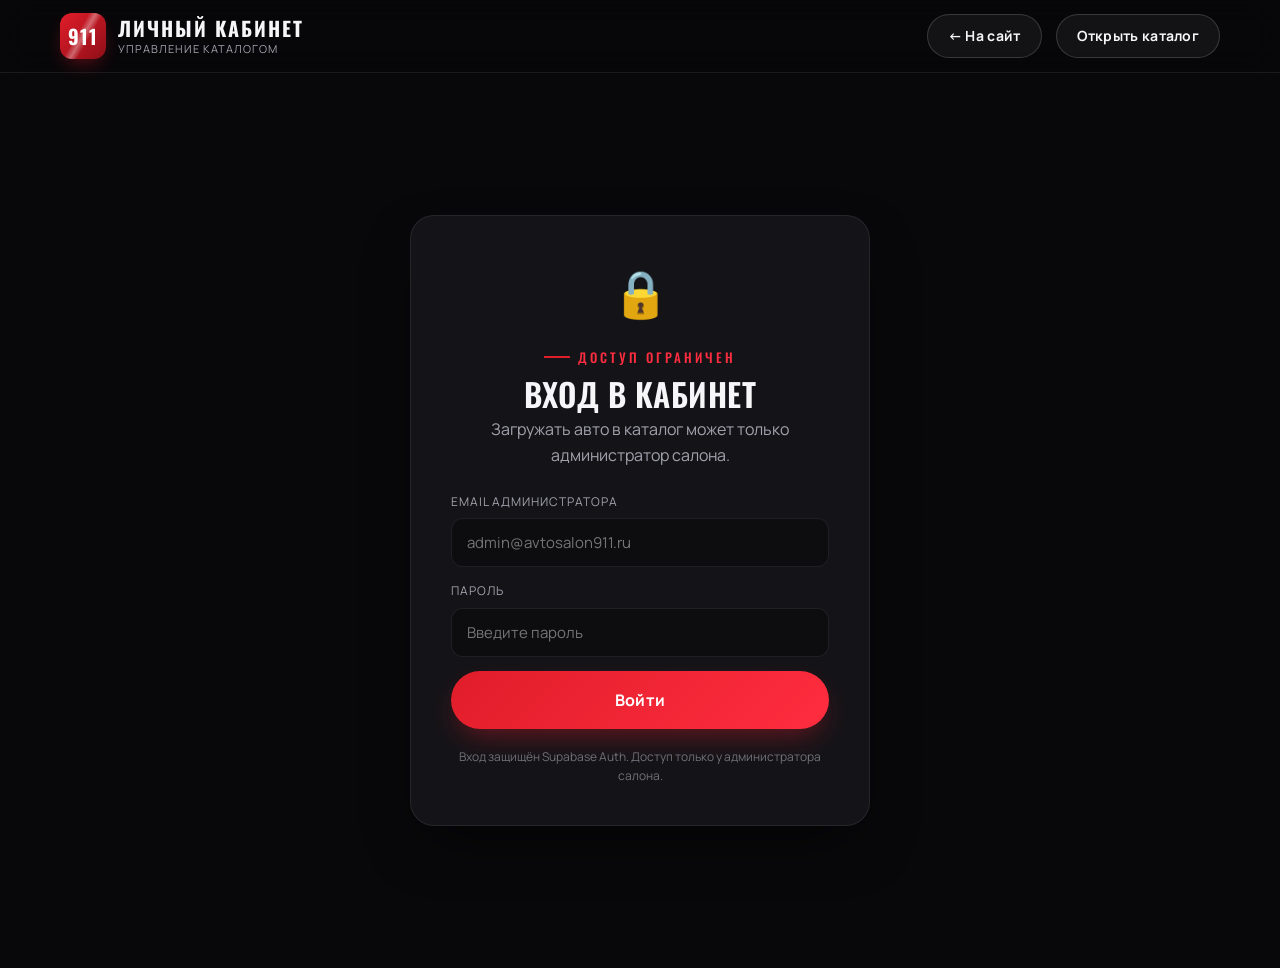
<file: admin.html>
<!DOCTYPE html>
<html lang="ru">
<head>
  <meta charset="UTF-8" />
  <meta name="viewport" content="width=device-width, initial-scale=1.0" />
  <title>Личный кабинет — Автосалон 911</title>
  <meta name="robots" content="noindex, nofollow" />
  <link rel="preconnect" href="https://fonts.googleapis.com" />
  <link rel="preconnect" href="https://fonts.gstatic.com" crossorigin />
  <link href="https://fonts.googleapis.com/css2?family=Oswald:wght@400;500;600;700&family=Manrope:wght@400;500;600;700;800&display=swap" rel="stylesheet" />
  <link rel="stylesheet" href="assets/css/styles.css?v=2" />
  <link rel="stylesheet" href="assets/css/admin.css?v=2" />
  <link rel="icon" href="data:image/svg+xml,%3Csvg xmlns='http://www.w3.org/2000/svg' viewBox='0 0 100 100'%3E%3Crect width='100' height='100' rx='22' fill='%23e11d2a'/%3E%3Ctext x='50' y='68' font-family='Arial' font-weight='bold' font-size='46' fill='white' text-anchor='middle'%3E911%3C/text%3E%3C/svg%3E" />
</head>
<body>
  <header class="header">
    <div class="container header__inner">
      <a href="index.html" class="logo">
        <span class="logo__badge">911</span>
        <span class="logo__text"><b>Личный кабинет</b><span>Управление каталогом</span></span>
      </a>
      <div class="header__cta">
        <a href="index.html" class="btn btn--ghost">← На сайт</a>
        <a href="catalog.html" class="btn btn--ghost" target="_blank">Открыть каталог</a>
        <button class="btn btn--primary" id="logoutBtn" style="display:none">Выйти</button>
      </div>
    </div>
  </header>

  <!-- ЭКРАН ВХОДА -->
  <section class="section" id="loginScreen">
    <div class="container">
      <div class="login-card">
        <div class="login-card__lock">🔒</div>
        <span class="eyebrow">Доступ ограничен</span>
        <h2 style="font-size:32px;text-transform:uppercase;margin:10px 0 6px">Вход в кабинет</h2>
        <p style="color:var(--muted);margin-bottom:24px">Загружать авто в каталог может только администратор салона.</p>
        <form id="loginForm">
          <div class="field" id="emailField"><label>Email администратора</label><input type="email" id="emailInput" placeholder="admin@avtosalon911.ru" autocomplete="username" /></div>
          <div class="field"><label>Пароль</label><input type="password" id="passInput" placeholder="Введите пароль" autocomplete="current-password" required /></div>
          <button type="submit" class="btn btn--primary btn--block btn--lg">Войти</button>
        </form>
        <p class="login-hint" id="loginHint">Демо‑доступ. Настройте Supabase — и вход станет защищённым (логин/пароль на сервере).</p>
      </div>
    </div>
  </section>

  <!-- ПАНЕЛЬ УПРАВЛЕНИЯ -->
  <section class="section" id="adminScreen" style="display:none">
    <div class="container">
      <div class="admin-topbar">
        <div>
          <span class="eyebrow">Каталог</span>
          <h2 style="font-size:30px;text-transform:uppercase;margin-top:8px">Управление авто</h2>
        </div>
        <div class="admin-topbar__actions">
          <button class="btn btn--primary" id="addBtn">+ Добавить авто</button>
          <button class="btn btn--ghost" id="settingsBtn">⚙ Настройки</button>
        </div>
      </div>

      <div class="admin-stats" id="adminStats"></div>
      <div class="admin-list" id="adminList"></div>
    </div>
  </section>

  <!-- МОДАЛКА: форма авто -->
  <div class="modal" id="carModal">
    <div class="modal__box">
      <div class="modal__head">
        <h3 id="modalTitle">Добавить авто</h3>
        <button class="modal__close" data-close>×</button>
      </div>
      <form id="carForm" class="modal__body">
        <input type="hidden" id="carId" />
        <div class="field-row">
          <div class="field"><label>Марка *</label><input type="text" id="brand" placeholder="Kia" required /></div>
          <div class="field"><label>Модель *</label><input type="text" id="model" placeholder="Rio" required /></div>
        </div>
        <div class="field-row">
          <div class="field"><label>Год</label><input type="number" id="year" placeholder="2015" min="1950" max="2030" /></div>
          <div class="field"><label>Цена, ₽ *</label><input type="number" id="price" placeholder="749000" required /></div>
        </div>
        <div class="field-row">
          <div class="field"><label>Пробег, км</label><input type="number" id="mileage" placeholder="120000" /></div>
          <div class="field"><label>Двигатель</label><input type="text" id="engine" placeholder="1.6 (123 л.с.)" /></div>
        </div>
        <div class="field-row">
          <div class="field"><label>Коробка</label>
            <select id="transmission"><option value="">—</option><option>Автомат</option><option>Механика</option><option>Робот</option><option>Вариатор</option></select>
          </div>
          <div class="field"><label>Привод</label>
            <select id="drive"><option value="">—</option><option>Передний</option><option>Задний</option><option>Полный</option></select>
          </div>
        </div>
        <div class="field-row">
          <div class="field"><label>Кузов</label>
            <select id="body"><option value="">—</option><option>Седан</option><option>Хэтчбек</option><option>Внедорожник</option><option>Кроссовер</option><option>Универсал</option><option>Купе</option><option>Минивэн</option></select>
          </div>
          <div class="field"><label>Цвет</label><input type="text" id="color" placeholder="Чёрный" /></div>
        </div>
        <div class="field"><label>Описание</label><textarea id="description" rows="3" placeholder="Состояние, комплектация, история…"></textarea></div>

        <div class="field">
          <label>Фотографии (можно несколько)</label>
          <div class="uploader" id="dropZone">
            <input type="file" id="photos" accept="image/*" multiple hidden />
            <div class="uploader__hint">📷 Нажмите или перетащите фото сюда<br><small>JPG/PNG · сжимаются автоматически</small></div>
          </div>
          <div class="thumbs" id="thumbs"></div>
        </div>

        <div class="switch-row">
          <label class="switch"><input type="checkbox" id="featured" /><span></span> Хит продаж (значок 🔥)</label>
          <label class="switch"><input type="checkbox" id="sold" /><span></span> Продано</label>
        </div>

        <div class="modal__foot">
          <button type="button" class="btn btn--ghost" data-close>Отмена</button>
          <button type="submit" class="btn btn--primary">Сохранить авто</button>
        </div>
      </form>
    </div>
  </div>

  <!-- МОДАЛКА: настройки -->
  <div class="modal" id="settingsModal">
    <div class="modal__box">
      <div class="modal__head">
        <h3>Настройки</h3>
        <button class="modal__close" data-close>×</button>
      </div>
      <div class="modal__body">
        <form id="passForm">
          <div class="field"><label>Новый пароль администратора</label><input type="password" id="newPass" placeholder="Минимум 4 символа" minlength="4" required /></div>
          <button type="submit" class="btn btn--primary">Сменить пароль</button>
        </form>
        <hr style="border:0;border-top:1px solid var(--border);margin:24px 0" />
        <p style="color:var(--muted);font-size:14px;margin-bottom:14px">Сброс вернёт каталог к примерам и удалит добавленные авто на этом устройстве.</p>
        <button class="btn btn--ghost" id="resetBtn" style="border-color:var(--accent);color:var(--accent-2)">Сбросить каталог к примерам</button>
      </div>
    </div>
  </div>

  <div class="toast-wrap" id="toastWrap"></div>
  <script src="assets/js/vendor/supabase.min.js?v=2"></script>
  <script src="assets/js/config.js?v=2"></script>
  <script src="assets/js/store.js?v=2"></script>
  <script src="assets/js/admin.js?v=2"></script>
</body>
</html>
</file>
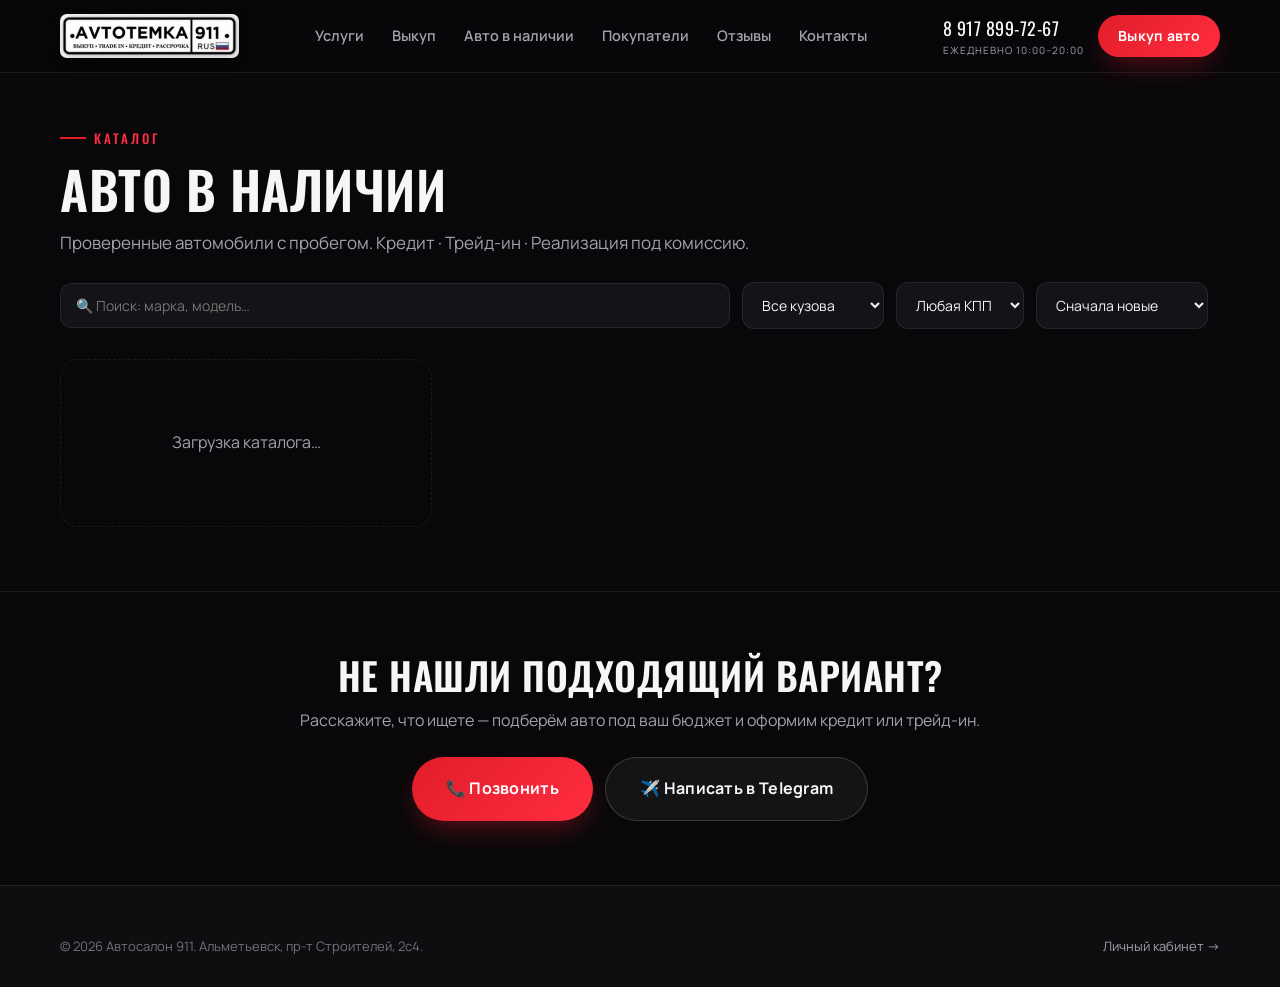
<file: catalog.html>
<!DOCTYPE html>
<html lang="ru">
<head>
  <meta charset="UTF-8" />
  <meta name="viewport" content="width=device-width, initial-scale=1.0" />
  <title>Авто в наличии — Автосалон 911, Альметьевск</title>
  <meta name="description" content="Каталог автомобилей с пробегом в наличии — Автосалон 911, Альметьевск. Фильтры по цене, году, коробке передач. Кредит, трейд-ин, выкуп." />
  <link rel="preconnect" href="https://fonts.googleapis.com" />
  <link rel="preconnect" href="https://fonts.gstatic.com" crossorigin />
  <link href="https://fonts.googleapis.com/css2?family=Oswald:wght@400;500;600;700&family=Manrope:wght@400;500;600;700;800&display=swap" rel="stylesheet" />
  <link rel="stylesheet" href="assets/css/styles.css?v=2" />
  <link rel="icon" href="data:image/svg+xml,%3Csvg xmlns='http://www.w3.org/2000/svg' viewBox='0 0 100 100'%3E%3Crect width='100' height='100' rx='22' fill='%23e11d2a'/%3E%3Ctext x='50' y='68' font-family='Arial' font-weight='bold' font-size='46' fill='white' text-anchor='middle'%3E911%3C/text%3E%3C/svg%3E" />
</head>
<body>
  <header class="header">
    <div class="container header__inner">
      <a href="index.html" class="logo" aria-label="Автосалон 911 — Автотемка 911">
        <img src="assets/img/logo.jpg" alt="Автосалон 911 — Автотемка 911: выкуп, trade in, кредит, рассрочка" class="logo__img" />
      </a>
      <nav class="nav">
        <a href="index.html#services">Услуги</a>
        <a href="index.html#buyout">Выкуп</a>
        <a href="catalog.html">Авто в наличии</a>
        <a href="index.html#happy">Покупатели</a>
        <a href="index.html#reviews">Отзывы</a>
        <a href="index.html#contacts">Контакты</a>
      </nav>
      <div class="header__cta">
        <a href="tel:+79178997267" class="header__phone">8 917 899‑72‑67<small>Ежедневно 10:00–20:00</small></a>
        <a href="tel:+79178997267" class="header__call" aria-label="Позвонить"><svg viewBox="0 0 24 24" fill="none" stroke="currentColor" stroke-width="2"><path d="M22 16.9v3a2 2 0 01-2.2 2 19.8 19.8 0 01-8.6-3 19.5 19.5 0 01-6-6 19.8 19.8 0 01-3-8.6A2 2 0 014.1 2h3a2 2 0 012 1.7c.1 1 .4 1.9.7 2.8a2 2 0 01-.5 2.1L8.1 9.9a16 16 0 006 6l1.3-1.3a2 2 0 012.1-.5c.9.3 1.8.6 2.8.7a2 2 0 011.7 2z"/></svg></a>
        <a href="index.html#buyout" class="btn btn--primary">Выкуп авто</a>
        <button class="burger" id="burger" aria-label="Меню"><span></span><span></span><span></span></button>
      </div>
    </div>
  </header>
  <div class="mobile-menu" id="mobileMenu">
    <a href="index.html#services">Услуги</a>
    <a href="index.html#buyout">Выкуп авто</a>
    <a href="catalog.html">Авто в наличии</a>
    <a href="index.html#happy">Счастливые покупатели</a>
    <a href="index.html#reviews">Отзывы</a>
    <a href="index.html#contacts">Контакты</a>
    <a href="tel:+79178997267">📞 8 917 899‑72‑67</a>
  </div>

  <section class="section section--tight" style="padding-top:48px">
    <div class="container">
      <div class="section-head" style="margin-bottom:26px">
        <span class="eyebrow">Каталог</span>
        <h2>Авто в наличии</h2>
        <p>Проверенные автомобили с пробегом. Кредит · Трейд‑ин · Реализация под комиссию.</p>
      </div>

      <div class="catalog-toolbar">
        <input type="search" id="search" placeholder="🔍 Поиск: марка, модель…" />
        <select id="filterBody">
          <option value="">Все кузова</option>
          <option>Седан</option><option>Хэтчбек</option><option>Внедорожник</option>
          <option>Кроссовер</option><option>Универсал</option><option>Купе</option><option>Минивэн</option>
        </select>
        <select id="filterTrans">
          <option value="">Любая КПП</option>
          <option>Автомат</option><option>Механика</option><option>Робот</option><option>Вариатор</option>
        </select>
        <select id="sort">
          <option value="new">Сначала новые</option>
          <option value="cheap">Сначала дешевле</option>
          <option value="expensive">Сначала дороже</option>
          <option value="year">По году (новее)</option>
        </select>
        <span class="catalog-count" id="count"></span>
      </div>

      <div class="cars-grid" id="grid"></div>
      <div class="empty-state" id="empty" style="display:none">По вашему запросу авто не найдено. Позвоните — подберём под ваш бюджет: <a href="tel:+79178997267" class="text-accent"><b>8 917 899‑72‑67</b></a></div>
    </div>
  </section>

  <section class="section--tight" style="border-top:1px solid var(--border)">
    <div class="container" style="text-align:center">
      <h2 class="h" style="font-size:clamp(24px,4vw,38px);text-transform:uppercase;margin-bottom:12px">Не нашли подходящий вариант?</h2>
      <p style="color:var(--muted);margin-bottom:24px">Расскажите, что ищете — подберём авто под ваш бюджет и оформим кредит или трейд‑ин.</p>
      <div style="display:flex;gap:12px;justify-content:center;flex-wrap:wrap">
        <a href="tel:+79178997267" class="btn btn--primary btn--lg">📞 Позвонить</a>
        <a href="https://t.me/Vandr_AM" target="_blank" rel="noopener" class="btn btn--ghost btn--lg">✈️ Написать в Telegram</a>
      </div>
    </div>
  </section>

  <footer class="footer">
    <div class="container">
      <div class="footer__bottom" style="border:0;padding-top:0">
        <span>© <span id="year"></span> Автосалон 911. Альметьевск, пр‑т Строителей, 2с4.</span>
        <a href="admin.html">Личный кабинет →</a>
      </div>
    </div>
  </footer>

  <div class="toast-wrap" id="toastWrap"></div>
  <script src="assets/js/vendor/supabase.min.js?v=2"></script>
  <script src="assets/js/config.js?v=2"></script>
  <script src="assets/js/store.js?v=2"></script>
  <script src="assets/js/catalog.js?v=2"></script>
</body>
</html>
</file>
<file: assets/css/styles.css>
/* ==========================================================================
   Автосалон 911 — стили (тёмный премиум / спорт)
   ========================================================================== */

:root {
  --bg: #08080a;
  --bg-2: #0e0e11;
  --surface: #141418;
  --surface-2: #1b1b21;
  --border: rgba(255, 255, 255, .08);
  --border-strong: rgba(255, 255, 255, .16);
  --text: #f6f6f8;
  --muted: #a2a2ad;
  --muted-2: #71717a;
  --accent: #e11d2a;
  --accent-2: #ff2d3f;
  --accent-glow: rgba(225, 29, 42, .45);
  --gold: #e5c15a;
  --radius: 18px;
  --radius-sm: 12px;
  --shadow: 0 24px 60px -20px rgba(0, 0, 0, .7);
  --maxw: 1200px;
  --font-head: 'Oswald', 'Arial Narrow', sans-serif;
  --font-body: 'Manrope', -apple-system, 'Segoe UI', Roboto, sans-serif;
}

* { box-sizing: border-box; margin: 0; padding: 0; }
html { scroll-behavior: smooth; -webkit-text-size-adjust: 100%; }
body {
  font-family: var(--font-body);
  background: var(--bg);
  color: var(--text);
  line-height: 1.6;
  overflow-x: hidden;
  -webkit-font-smoothing: antialiased;
}
img { max-width: 100%; display: block; }
a { color: inherit; text-decoration: none; }
button { font-family: inherit; cursor: pointer; border: none; background: none; color: inherit; }
input, textarea, select { font-family: inherit; }

.container { width: 100%; max-width: var(--maxw); margin: 0 auto; padding: 0 20px; }
.section { padding: clamp(56px, 8vw, 110px) 0; position: relative; }
.section--tight { padding: clamp(40px, 5vw, 70px) 0; }

/* ---- Типографика ---- */
h1, h2, h3, .h { font-family: var(--font-head); font-weight: 600; line-height: 1.05; letter-spacing: .5px; }
.eyebrow {
  display: inline-flex; align-items: center; gap: 8px;
  font-family: var(--font-head); text-transform: uppercase; letter-spacing: 3px;
  font-size: 13px; font-weight: 500; color: var(--accent-2);
}
.eyebrow::before { content: ''; width: 26px; height: 2px; background: var(--accent); display: inline-block; }
.section-head { max-width: 720px; margin-bottom: clamp(30px, 5vw, 56px); }
.section-head h2 { font-size: clamp(30px, 5vw, 52px); text-transform: uppercase; margin: 14px 0 12px; }
.section-head p { color: var(--muted); font-size: 17px; }
.text-accent { color: var(--accent-2); }
.text-gold { color: var(--gold); }

/* ---- Кнопки ---- */
.btn {
  display: inline-flex; align-items: center; justify-content: center; gap: 10px;
  padding: 15px 28px; border-radius: 999px; font-weight: 700; font-size: 15px;
  letter-spacing: .3px; transition: transform .18s ease, box-shadow .25s ease, background .2s ease;
  white-space: nowrap;
}
.btn:active { transform: translateY(1px) scale(.99); }
.btn--primary {
  background: linear-gradient(135deg, var(--accent), var(--accent-2));
  color: #fff; box-shadow: 0 12px 30px -8px var(--accent-glow);
}
.btn--primary:hover { box-shadow: 0 16px 40px -6px var(--accent-glow); transform: translateY(-2px); }
.btn--ghost { background: rgba(255, 255, 255, .05); color: var(--text); border: 1px solid var(--border-strong); }
.btn--ghost:hover { background: rgba(255, 255, 255, .1); transform: translateY(-2px); }
.btn--gold { background: linear-gradient(135deg, #e5c15a, #c99a2e); color: #1a1405; box-shadow: 0 12px 30px -10px rgba(229, 193, 90, .5); }
.btn--gold:hover { transform: translateY(-2px); }
.btn--block { width: 100%; }
.btn--lg { padding: 18px 34px; font-size: 16px; }

/* ---- Хедер ---- */
.header {
  position: sticky; top: 0; z-index: 100;
  backdrop-filter: blur(14px); -webkit-backdrop-filter: blur(14px);
  background: rgba(8, 8, 10, .72);
  border-bottom: 1px solid var(--border);
  transition: background .3s ease;
}
.header__inner { display: flex; align-items: center; justify-content: space-between; height: 72px; gap: 20px; }
.logo { display: flex; align-items: center; gap: 12px; font-family: var(--font-head); }
.logo__img { height: 44px; width: auto; display: block; border-radius: 7px; box-shadow: 0 2px 12px rgba(0, 0, 0, .4); }
.logo__badge {
  width: 46px; height: 46px; border-radius: 12px; display: grid; place-items: center;
  background: linear-gradient(135deg, var(--accent), #8f0f18);
  font-weight: 700; font-size: 20px; color: #fff; letter-spacing: 1px;
  box-shadow: 0 8px 20px -6px var(--accent-glow); position: relative; overflow: hidden;
}
.logo__badge::after { content: ''; position: absolute; inset: 0; background: linear-gradient(120deg, transparent 40%, rgba(255,255,255,.35) 50%, transparent 60%); }
.logo__text { line-height: 1; }
.logo__text b { display: block; font-size: 20px; letter-spacing: 2px; text-transform: uppercase; }
.logo__text span { font-size: 11px; color: var(--muted); letter-spacing: 1px; text-transform: uppercase; font-family: var(--font-body); }

.nav { display: flex; align-items: center; gap: 28px; }
.nav a { font-size: 14.5px; color: var(--muted); font-weight: 600; transition: color .2s; position: relative; }
.nav a:hover { color: var(--text); }
.nav a::after { content: ''; position: absolute; left: 0; bottom: -6px; height: 2px; width: 0; background: var(--accent); transition: width .25s; }
.nav a:hover::after { width: 100%; }
.header__cta { display: flex; align-items: center; gap: 14px; }
.header__cta .btn { padding: 10px 20px; font-size: 14px; }   /* компактнее — вровень с шапкой */
.header__phone { font-family: var(--font-head); font-size: 18px; letter-spacing: .5px; white-space: nowrap; }
.header__phone small { display: block; font-family: var(--font-body); font-size: 10px; color: var(--muted); letter-spacing: 1px; text-transform: uppercase; }
.header__call { display: none; width: 44px; height: 44px; border-radius: 50%; align-items: center; justify-content: center; background: linear-gradient(135deg, var(--accent), var(--accent-2)); box-shadow: 0 8px 20px -6px var(--accent-glow); flex: none; }
.header__call svg { width: 20px; height: 20px; color: #fff; }

.burger { display: none; width: 44px; height: 44px; border-radius: 10px; border: 1px solid var(--border); flex-direction: column; gap: 5px; align-items: center; justify-content: center; }
.burger span { width: 20px; height: 2px; background: var(--text); transition: .3s; }
.burger.active span:nth-child(1) { transform: translateY(7px) rotate(45deg); }
.burger.active span:nth-child(2) { opacity: 0; }
.burger.active span:nth-child(3) { transform: translateY(-7px) rotate(-45deg); }

/* ---- Мобильное меню ---- */
.mobile-menu {
  position: fixed; inset: 72px 0 auto 0; z-index: 99;
  background: rgba(10, 10, 12, .98); backdrop-filter: blur(16px);
  border-bottom: 1px solid var(--border); padding: 20px; transform: translateY(-120%);
  transition: transform .35s cubic-bezier(.4, 0, .2, 1); display: flex; flex-direction: column; gap: 4px;
}
.mobile-menu.open { transform: translateY(0); }
.mobile-menu a { padding: 14px 12px; border-radius: 10px; font-weight: 600; color: var(--muted); font-size: 16px; }
.mobile-menu a:hover { background: rgba(255,255,255,.05); color: var(--text); }

/* ---- Hero ---- */
.hero { position: relative; padding: clamp(60px, 12vw, 130px) 0 clamp(50px, 8vw, 90px); overflow: hidden; }
.hero__bg { position: absolute; inset: 0; z-index: -2; }
.hero__bg::before {
  content: ''; position: absolute; width: 900px; height: 900px; top: -300px; right: -250px;
  background: radial-gradient(circle, var(--accent-glow), transparent 62%); filter: blur(20px); opacity: .55;
}
.hero__bg::after {
  content: ''; position: absolute; width: 700px; height: 700px; bottom: -350px; left: -200px;
  background: radial-gradient(circle, rgba(60, 80, 200, .25), transparent 65%); filter: blur(20px);
}
.hero__grid {
  position: absolute; inset: 0; z-index: -1; opacity: .4;
  background-image: linear-gradient(var(--border) 1px, transparent 1px), linear-gradient(90deg, var(--border) 1px, transparent 1px);
  background-size: 60px 60px; mask-image: radial-gradient(ellipse 80% 60% at 50% 0%, #000 30%, transparent 75%);
  -webkit-mask-image: radial-gradient(ellipse 80% 60% at 50% 0%, #000 30%, transparent 75%);
}
.hero__inner { max-width: 860px; position: relative; }

/* --- Анимация фона: поток авто (тема «выкуп авто») --- */
.hero__cars { position: absolute; inset: 0; z-index: -1; overflow: hidden; pointer-events: none; }
.drive-car { position: absolute; display: block; will-change: transform; animation: drive linear infinite; }
.drive-car svg { width: 100%; height: auto; display: block; }
.drive-car--1 { top: 16%; width: 150px; color: rgba(255, 255, 255, .07); animation-duration: 26s; animation-delay: -4s; }
.drive-car--2 { top: 42%; width: 200px; color: rgba(225, 29, 42, .12); animation-duration: 34s; animation-delay: -18s; }
.drive-car--3 { top: 68%; width: 120px; color: rgba(255, 255, 255, .05); animation-duration: 20s; animation-delay: -10s; }
.drive-car--4 { top: 84%; width: 168px; color: rgba(255, 255, 255, .06); animation-duration: 40s; animation-delay: -30s; }
@keyframes drive {
  from { transform: translateX(-220px); }
  to { transform: translateX(calc(100vw + 60px)); }
}
/* Движущаяся «дорожная разметка» внизу hero */
.hero__road {
  position: absolute; left: 0; right: 0; bottom: 0; height: 3px; z-index: -1; pointer-events: none;
  background: repeating-linear-gradient(90deg, rgba(255, 255, 255, .18) 0 26px, transparent 26px 52px);
  -webkit-mask-image: linear-gradient(90deg, transparent, #000 15%, #000 85%, transparent);
  mask-image: linear-gradient(90deg, transparent, #000 15%, #000 85%, transparent);
  animation: roadmove 1.1s linear infinite;
}
@keyframes roadmove { to { background-position-x: -52px; } }
@media (prefers-reduced-motion: reduce) {
  .drive-car, .hero__road { animation: none; }
  .hero__cars { display: none; }
}
.hero__badges { display: flex; flex-wrap: wrap; gap: 10px; margin-bottom: 26px; }
.chip {
  display: inline-flex; align-items: center; gap: 8px; padding: 8px 15px; border-radius: 999px;
  background: rgba(255, 255, 255, .04); border: 1px solid var(--border); font-size: 13px; font-weight: 600; color: var(--muted);
}
.chip b { color: var(--text); }
.chip__dot { width: 7px; height: 7px; border-radius: 50%; background: #39d353; box-shadow: 0 0 10px #39d353; }
.hero h1 {
  font-size: clamp(42px, 9vw, 96px); text-transform: uppercase; line-height: .95; margin-bottom: 22px;
}
.hero h1 .stroke {
  color: transparent; -webkit-text-stroke: 1.5px var(--border-strong);
  display: block;
}
.hero h1 em {
  font-style: normal; display: inline-block; font-size: 0.78em; letter-spacing: 1px;
  color: #fff; -webkit-text-stroke: 2.5px #08080a; text-stroke: 2.5px #08080a;
  paint-order: stroke fill;
}
.hero__lead { font-size: clamp(16px, 2.4vw, 20px); color: var(--muted); max-width: 620px; margin-bottom: 34px; }
.hero__actions { display: flex; flex-wrap: wrap; gap: 14px; }
.hero__stats { display: flex; flex-wrap: wrap; gap: clamp(24px, 5vw, 56px); margin-top: 52px; padding-top: 34px; border-top: 1px solid var(--border); }
.stat b { font-family: var(--font-head); font-size: clamp(28px, 4vw, 42px); display: block; line-height: 1; }
.stat span { font-size: 13px; color: var(--muted); text-transform: uppercase; letter-spacing: 1px; }

/* ---- Услуги ---- */
.services-grid { display: grid; grid-template-columns: repeat(4, 1fr); gap: 18px; }
.service-card {
  background: linear-gradient(180deg, var(--surface), var(--bg-2)); border: 1px solid var(--border);
  border-radius: var(--radius); padding: 28px 24px; transition: transform .25s, border-color .25s;
  position: relative; overflow: hidden;
}
.service-card::before { content: ''; position: absolute; top: 0; left: 0; right: 0; height: 3px; background: linear-gradient(90deg, var(--accent), transparent); transform: scaleX(0); transform-origin: left; transition: transform .3s; }
.service-card:hover { transform: translateY(-6px); border-color: var(--border-strong); }
.service-card:hover::before { transform: scaleX(1); }
.service-card__icon { width: 52px; height: 52px; border-radius: 14px; display: grid; place-items: center; background: rgba(225, 29, 42, .12); color: var(--accent-2); margin-bottom: 18px; }
.service-card__icon svg { width: 26px; height: 26px; }
.service-card h3 { font-size: 22px; text-transform: uppercase; margin-bottom: 8px; }
.service-card p { font-size: 14.5px; color: var(--muted); }
.services-note {
  margin-top: 20px; padding: 18px 24px; border-radius: var(--radius); text-align: center;
  border: 1px dashed var(--border-strong); background: rgba(229, 193, 90, .05); color: var(--muted); font-size: 15px;
}
.services-note b { color: var(--gold); }

/* ---- Выкуп ---- */
.buyout { position: relative; }
.buyout__card {
  background: linear-gradient(135deg, #17070a, #0c0c0f 60%); border: 1px solid var(--border-strong);
  border-radius: 28px; padding: clamp(30px, 5vw, 60px); position: relative; overflow: hidden;
}
.buyout__card::before { content: ''; position: absolute; width: 500px; height: 500px; top: -180px; right: -140px; background: radial-gradient(circle, var(--accent-glow), transparent 60%); filter: blur(10px); opacity: .5; }
.buyout__inner { display: grid; grid-template-columns: 1.1fr 1fr; gap: 44px; align-items: center; position: relative; }
.buyout h2 { font-size: clamp(30px, 5vw, 50px); text-transform: uppercase; margin: 14px 0 16px; }
.buyout p.lead { color: var(--muted); font-size: 17px; margin-bottom: 26px; }
.buyout__steps { display: grid; gap: 14px; margin-bottom: 30px; }
.buyout__step { display: flex; gap: 14px; align-items: flex-start; }
.buyout__step b { flex: none; width: 34px; height: 34px; border-radius: 10px; display: grid; place-items: center; background: rgba(225,29,42,.15); color: var(--accent-2); font-family: var(--font-head); }
.buyout__step span { color: var(--muted); font-size: 15px; padding-top: 4px; }
.buyout__actions { display: flex; flex-wrap: wrap; gap: 12px; }
.buyout__panel { background: rgba(255, 255, 255, .03); border: 1px solid var(--border); border-radius: 20px; padding: 30px; }
.buyout__panel h3 { font-size: 24px; text-transform: uppercase; margin-bottom: 6px; }
.buyout__panel > p { color: var(--muted); font-size: 14px; margin-bottom: 20px; }
.field { margin-bottom: 14px; }
.field label { display: block; font-size: 12px; text-transform: uppercase; letter-spacing: 1px; color: var(--muted); margin-bottom: 7px; }
.field input, .field textarea, .field select {
  width: 100%; padding: 13px 15px; border-radius: 12px; background: rgba(0,0,0,.35);
  border: 1px solid var(--border); color: var(--text); font-size: 15px; transition: border-color .2s;
}
.field input:focus, .field textarea:focus, .field select:focus { outline: none; border-color: var(--accent); }
.field-row { display: grid; grid-template-columns: 1fr 1fr; gap: 12px; }

/* ---- Каталог / карточки авто ---- */
.cars-grid { display: grid; grid-template-columns: repeat(3, 1fr); gap: 22px; }
.car-card {
  background: var(--surface); border: 1px solid var(--border); border-radius: var(--radius);
  overflow: hidden; transition: transform .25s, border-color .25s, box-shadow .3s; display: flex; flex-direction: column;
}
.car-card:hover { transform: translateY(-6px); border-color: var(--border-strong); box-shadow: var(--shadow); }
.car-card__media { position: relative; aspect-ratio: 10 / 7; overflow: hidden; background: var(--bg-2); }
.car-card__media img { width: 100%; height: 100%; object-fit: cover; transition: transform .5s; }
.car-card:hover .car-card__media img { transform: scale(1.05); }
.car-card__tag {
  position: absolute; top: 12px; left: 12px; padding: 6px 12px; border-radius: 999px; font-size: 12px; font-weight: 700;
  background: rgba(8,8,10,.7); backdrop-filter: blur(6px); border: 1px solid var(--border); color: var(--text);
}
.car-card__tag--hot { background: linear-gradient(135deg, var(--accent), var(--accent-2)); border: none; }
.car-card__sold { position: absolute; inset: 0; background: rgba(6,6,8,.68); display: grid; place-items: center; }
.car-card__sold span { font-family: var(--font-head); font-size: 26px; text-transform: uppercase; letter-spacing: 3px; color: #fff; border: 2px solid #fff; padding: 8px 20px; transform: rotate(-8deg); }
.car-card__body { padding: 20px; display: flex; flex-direction: column; flex: 1; }
.car-card__title { font-family: var(--font-head); font-size: 21px; text-transform: uppercase; margin-bottom: 4px; }
.car-card__price { font-family: var(--font-head); font-size: 26px; color: var(--accent-2); margin: 6px 0 14px; }
.car-card__specs { display: flex; flex-wrap: wrap; gap: 8px; margin-bottom: 18px; }
.spec { font-size: 12.5px; color: var(--muted); background: rgba(255,255,255,.04); border: 1px solid var(--border); padding: 5px 10px; border-radius: 8px; }
.car-card__foot { margin-top: auto; display: flex; gap: 10px; }
.car-card__desc { font-size: 14px; color: var(--muted); margin-bottom: 16px; }

.catalog-toolbar { display: flex; flex-wrap: wrap; gap: 12px; align-items: center; margin-bottom: 30px; }
.catalog-toolbar input, .catalog-toolbar select {
  padding: 12px 15px; border-radius: 12px; background: var(--surface); border: 1px solid var(--border); color: var(--text); font-size: 14px;
}
.catalog-toolbar input { flex: 1; min-width: 200px; }
.catalog-count { color: var(--muted); font-size: 14px; margin-left: auto; }
.empty-state { text-align: center; padding: 70px 20px; color: var(--muted); border: 1px dashed var(--border); border-radius: var(--radius); }

/* ---- Счастливые покупатели ---- */
.happy { background: linear-gradient(180deg, var(--bg-2), var(--bg)); }
.happy__stats { display: grid; grid-template-columns: repeat(4, 1fr); gap: 16px; margin-bottom: 44px; }
.happy__stat { text-align: center; padding: 28px 18px; background: var(--surface); border: 1px solid var(--border); border-radius: var(--radius); }
.happy__stat b { font-family: var(--font-head); font-size: clamp(30px, 5vw, 46px); color: var(--accent-2); display: block; line-height: 1; }
.happy__stat span { font-size: 13.5px; color: var(--muted); margin-top: 8px; display: block; }
.gallery { display: grid; grid-template-columns: repeat(4, 1fr); grid-auto-rows: 220px; gap: 14px; }
.gallery__item { position: relative; border-radius: var(--radius-sm); overflow: hidden; border: 1px solid var(--border); cursor: pointer; background: var(--bg-2); }
.gallery__item img, .gallery__item video { width: 100%; height: 100%; object-fit: cover; transition: transform .5s; }
.gallery__item:hover img { transform: scale(1.06); }
.gallery__item--tall { grid-row: span 2; }
.gallery__item--wide { grid-column: span 2; }
.gallery__item::after { content: ''; position: absolute; inset: 0; background: linear-gradient(180deg, transparent 60%, rgba(0,0,0,.55)); pointer-events: none; }
.gallery__badge { position: absolute; left: 12px; bottom: 12px; z-index: 2; font-size: 12px; font-weight: 700; color: #fff; display: flex; align-items: center; gap: 6px; }
.gallery__play { position: absolute; inset: 0; display: grid; place-items: center; z-index: 2; }
.gallery__play span { width: 54px; height: 54px; border-radius: 50%; background: rgba(225,29,42,.9); display: grid; place-items: center; box-shadow: 0 8px 24px var(--accent-glow); }
.gallery__play span::before { content: ''; border-left: 16px solid #fff; border-top: 10px solid transparent; border-bottom: 10px solid transparent; margin-left: 4px; }

/* ---- Отзывы ---- */
.reviews-grid { display: grid; grid-template-columns: repeat(3, 1fr); gap: 18px; }
.review-card { background: var(--surface); border: 1px solid var(--border); border-radius: var(--radius); padding: 26px; display: flex; flex-direction: column; gap: 14px; }
.review-card__top { display: flex; align-items: center; gap: 12px; }
.review-card__ava { width: 46px; height: 46px; border-radius: 50%; display: grid; place-items: center; font-family: var(--font-head); font-size: 20px; color: #fff; flex: none; }
.review-card__name { font-weight: 700; font-size: 15px; }
.review-card__src { font-size: 12px; color: var(--muted); display: flex; align-items: center; gap: 5px; }
.stars { color: var(--gold); letter-spacing: 2px; font-size: 15px; }
.review-card__text { color: var(--muted); font-size: 14.5px; flex: 1; }
.review-badge { display: inline-flex; align-items: center; gap: 6px; font-size: 11px; font-weight: 700; padding: 4px 9px; border-radius: 6px; }
.review-badge--ya { background: rgba(255, 60, 60, .12); color: #ff6b6b; }
.review-badge--gis { background: rgba(60, 200, 120, .12); color: #46d38a; }
.reviews-cta { display: flex; flex-wrap: wrap; gap: 14px; justify-content: center; margin-top: 34px; }

/* ---- Репутация ---- */
.reputation__card {
  position: relative; overflow: hidden; text-align: center;
  background: radial-gradient(120% 140% at 100% 0%, rgba(225, 29, 42, .18), transparent 55%), linear-gradient(135deg, #17070a, #0b0b0e 65%);
  border: 1px solid var(--border-strong); border-radius: 28px;
  padding: clamp(46px, 7vw, 90px) clamp(24px, 5vw, 72px);
}
.reputation__wm {
  position: absolute; right: -1%; top: 50%; transform: translateY(-50%);
  font-family: var(--font-head); font-weight: 700; line-height: 1; letter-spacing: -6px;
  font-size: clamp(210px, 36vw, 480px); color: transparent;
  -webkit-text-stroke: 2px rgba(255, 255, 255, .06); text-stroke: 2px rgba(255, 255, 255, .06);
  pointer-events: none; user-select: none; white-space: nowrap;
}
.reputation__content { position: relative; z-index: 1; }
.reputation__content .eyebrow { justify-content: center; }
.reputation h2 { font-size: clamp(30px, 6vw, 60px); text-transform: uppercase; margin: 16px 0 18px; }
.reputation__lead { font-size: clamp(16px, 2.6vw, 23px); color: var(--muted); max-width: 660px; margin: 0 auto; line-height: 1.5; }
.reputation__lead b { color: var(--text); font-weight: 700; }
.reputation__lead em {
  font-style: normal; font-family: var(--font-head); font-size: 1.12em; padding: 0 3px;
  color: #fff; -webkit-text-stroke: 1.5px #08080a; text-stroke: 1.5px #08080a; paint-order: stroke fill;
}
.reputation__stars { color: var(--gold); font-size: 24px; letter-spacing: 7px; margin-top: 24px; text-shadow: 0 2px 14px rgba(229, 193, 90, .3); }
.reputation__place { display: inline-flex; align-items: center; gap: 8px; margin-top: 18px; font-size: 14px; color: var(--muted); }
.reputation__place svg { width: 16px; height: 16px; color: var(--accent-2); }
@media (max-width: 560px) { .reputation__wm { font-size: 190px; opacity: .8; right: -10%; } }

/* ---- Контакты ---- */
.contacts-grid { display: grid; grid-template-columns: 1fr 1fr; gap: 24px; }
.contacts-list { display: grid; gap: 14px; }
.contact-item { display: flex; gap: 16px; align-items: center; padding: 20px; background: var(--surface); border: 1px solid var(--border); border-radius: var(--radius-sm); transition: border-color .2s, transform .2s; }
.contact-item:hover { border-color: var(--border-strong); transform: translateX(4px); }
.contact-item__icon { width: 46px; height: 46px; border-radius: 12px; flex: none; display: grid; place-items: center; background: rgba(225,29,42,.12); color: var(--accent-2); }
.contact-item small { display: block; font-size: 12px; text-transform: uppercase; letter-spacing: 1px; color: var(--muted); }
.contact-item b { font-size: 17px; font-family: var(--font-head); letter-spacing: .5px; }
.contact-map { border-radius: var(--radius); overflow: hidden; border: 1px solid var(--border); min-height: 340px; background: var(--surface); }
.contact-map iframe { width: 100%; height: 100%; min-height: 340px; border: 0; filter: grayscale(.3) invert(.92) hue-rotate(180deg); }
.socials { display: flex; flex-wrap: wrap; gap: 12px; margin-top: 6px; }
.social-btn { display: inline-flex; align-items: center; gap: 8px; padding: 12px 18px; border-radius: 12px; background: var(--surface); border: 1px solid var(--border); font-weight: 600; font-size: 14px; transition: .2s; }
.social-btn:hover { border-color: var(--border-strong); transform: translateY(-2px); }

/* ---- Футер ---- */
.footer { border-top: 1px solid var(--border); background: var(--bg-2); padding: 50px 0 30px; }
.footer__grid { display: grid; grid-template-columns: 1.5fr 1fr 1fr; gap: 40px; margin-bottom: 34px; }
.footer p { color: var(--muted); font-size: 14px; margin-top: 14px; max-width: 320px; }
.footer h4 { font-family: var(--font-head); text-transform: uppercase; font-size: 16px; margin-bottom: 16px; letter-spacing: 1px; }
.footer ul { list-style: none; display: grid; gap: 10px; }
.footer ul a { color: var(--muted); font-size: 14px; transition: color .2s; }
.footer ul a:hover { color: var(--text); }
.footer__bottom { border-top: 1px solid var(--border); padding-top: 24px; display: flex; flex-wrap: wrap; gap: 12px; justify-content: space-between; color: var(--muted-2); font-size: 13px; }
.footer__bottom a { color: var(--muted); }

/* ---- Лайтбокс ---- */
.lightbox { position: fixed; inset: 0; z-index: 200; background: rgba(4,4,6,.94); display: none; align-items: center; justify-content: center; padding: 24px; }
.lightbox.open { display: flex; }
.lightbox__content { max-width: 90vw; max-height: 88vh; position: relative; }
.lightbox__content img, .lightbox__content video { max-width: 90vw; max-height: 88vh; border-radius: 12px; }
.lightbox__close { position: absolute; top: -14px; right: -14px; width: 44px; height: 44px; border-radius: 50%; background: var(--accent); color: #fff; font-size: 22px; display: grid; place-items: center; box-shadow: var(--shadow); }
.lightbox__nav { position: absolute; top: 50%; transform: translateY(-50%); width: 52px; height: 52px; border-radius: 50%; background: rgba(255,255,255,.1); border: 1px solid var(--border-strong); color: #fff; font-size: 24px; display: grid; place-items: center; backdrop-filter: blur(6px); }
.lightbox__nav--prev { left: -70px; }
.lightbox__nav--next { right: -70px; }

/* ---- Reveal-анимация ---- */
.reveal { opacity: 0; transform: translateY(28px); transition: opacity .7s ease, transform .7s cubic-bezier(.2,.7,.2,1); }
.reveal.in { opacity: 1; transform: none; }

/* ---- Тосты ---- */
.toast-wrap { position: fixed; bottom: 24px; left: 50%; transform: translateX(-50%); z-index: 300; display: flex; flex-direction: column; gap: 10px; }
.toast { background: var(--surface-2); border: 1px solid var(--border-strong); border-left: 3px solid var(--accent); padding: 14px 20px; border-radius: 12px; box-shadow: var(--shadow); font-size: 14px; animation: toastIn .3s ease; }
.toast--ok { border-left-color: #39d353; }
@keyframes toastIn { from { opacity: 0; transform: translateY(12px); } }

/* ==========================================================================
   Адаптив
   ========================================================================== */
@media (max-width: 980px) {
  .nav, .header__phone small { display: none; }
  .burger { display: flex; }
  .services-grid { grid-template-columns: repeat(2, 1fr); }
  .cars-grid { grid-template-columns: repeat(2, 1fr); }
  .buyout__inner { grid-template-columns: 1fr; gap: 30px; }
  .happy__stats { grid-template-columns: repeat(2, 1fr); }
  .reviews-grid { grid-template-columns: 1fr; }
  .contacts-grid { grid-template-columns: 1fr; }
  .footer__grid { grid-template-columns: 1fr; gap: 26px; }
  .gallery { grid-template-columns: repeat(3, 1fr); grid-auto-rows: 150px; }
  .lightbox__nav--prev { left: 8px; } .lightbox__nav--next { right: 8px; }
}

/* --- Планшеты и крупные телефоны --- */
@media (max-width: 760px) {
  .header__inner { height: 62px; gap: 12px; }
  .logo__img { height: 36px; }
  .logo__badge { width: 40px; height: 40px; font-size: 17px; }
  .logo__text b { font-size: 17px; letter-spacing: 1px; }
  .logo__text span { display: none; }
  .header__cta { gap: 8px; }
  .header__cta .btn--primary { display: none; }          /* иконка звонка + бургер */
  .header__phone { display: none; }
  .header__call { display: inline-flex; }
  .mobile-menu { inset: 62px 0 auto 0; }
  .services-grid { grid-template-columns: 1fr; }
  .cars-grid { grid-template-columns: 1fr; }
  .field-row { grid-template-columns: 1fr; }
  .buyout__card { border-radius: 20px; }
  .buyout__panel { padding: 22px; }
  .hero__actions .btn, .reviews-cta .btn { width: 100%; }
  .hero__actions, .reviews-cta { width: 100%; }
  .gallery { grid-template-columns: repeat(2, 1fr); grid-auto-rows: 42vw; gap: 10px; }
  .gallery__item--wide { grid-column: span 2; }
  .gallery__item--tall { grid-row: span 1; }             /* без высоких на узком экране */
  .lightbox__nav { width: 44px; height: 44px; }
}

/* --- Телефоны --- */
@media (max-width: 480px) {
  .section { padding: 44px 0; }
  .container { padding: 0 16px; }
  h1, .hero h1 { letter-spacing: 0; }
  .hero { padding-top: 26px; padding-bottom: 38px; }
  .hero__badges { gap: 7px; margin-bottom: 18px; }
  .chip { padding: 6px 11px; font-size: 11.5px; }
  .hero h1 { font-size: 46px; margin-bottom: 14px; }
  .hero__lead { font-size: 15px; margin-bottom: 22px; }
  .hero__stats { display: grid; grid-template-columns: 1fr 1fr; gap: 20px 16px; margin-top: 30px; padding-top: 24px; }
  .hero__stats .stat { min-width: 0; }
  .stat b { font-size: 30px; }
  .section-head h2 { font-size: 28px; }
  .section-head { margin-bottom: 26px; }
  .buyout__panel { padding: 18px; }
  .car-card__foot { flex-wrap: wrap; }
  .car-card__foot .btn { flex: 1 1 100%; }
  .contact-item { padding: 16px; gap: 12px; }
  .contact-item b { font-size: 15px; }
  .footer__bottom { flex-direction: column; align-items: flex-start; }
  .btn { padding: 13px 20px; font-size: 14px; }
  .btn--lg { padding: 15px 24px; font-size: 15px; }
  .toast-wrap { left: 16px; right: 16px; transform: none; }
  .toast { font-size: 13px; }
}

/* --- Узкие телефоны --- */
@media (max-width: 360px) {
  .header__phone { font-size: 14px; }
  .logo__text b { font-size: 15px; }
  .gallery { grid-auto-rows: 44vw; }
}

/* ---- Скролл-бар ---- */
::-webkit-scrollbar { width: 10px; height: 10px; }
::-webkit-scrollbar-track { background: var(--bg); }
::-webkit-scrollbar-thumb { background: #2a2a31; border-radius: 6px; }
::-webkit-scrollbar-thumb:hover { background: #38383f; }
</file>
<file: assets/css/admin.css>
/* ==========================================================================
   Автосалон 911 — стили личного кабинета
   ========================================================================== */

.login-card {
  max-width: 460px; margin: 40px auto; background: var(--surface); border: 1px solid var(--border);
  border-radius: 24px; padding: 40px; text-align: center; box-shadow: var(--shadow);
}
.login-card__lock { font-size: 46px; margin-bottom: 10px; }
.login-card form { text-align: left; }
.login-hint { font-size: 12px; color: var(--muted-2); margin-top: 18px; }

.admin-topbar { display: flex; flex-wrap: wrap; gap: 16px; justify-content: space-between; align-items: flex-end; margin-bottom: 26px; }
.admin-topbar__actions { display: flex; gap: 10px; flex-wrap: wrap; }

.admin-stats { display: grid; grid-template-columns: repeat(4, 1fr); gap: 14px; margin-bottom: 28px; }
.admin-stat { background: var(--surface); border: 1px solid var(--border); border-radius: 14px; padding: 18px 20px; }
.admin-stat b { font-family: var(--font-head); font-size: 30px; display: block; line-height: 1; }
.admin-stat span { font-size: 13px; color: var(--muted); }

.admin-list { display: grid; gap: 12px; }
.admin-row {
  display: grid; grid-template-columns: 84px 1fr auto; gap: 16px; align-items: center;
  background: var(--surface); border: 1px solid var(--border); border-radius: 14px; padding: 12px 16px;
}
.admin-row.is-sold { opacity: .6; }
.admin-row__img { width: 84px; height: 60px; border-radius: 10px; object-fit: cover; background: var(--bg-2); }
.admin-row__info h4 { font-family: var(--font-head); font-size: 18px; text-transform: uppercase; }
.admin-row__meta { font-size: 13px; color: var(--muted); display: flex; flex-wrap: wrap; gap: 10px; margin-top: 3px; }
.admin-row__meta .price { color: var(--accent-2); font-weight: 700; }
.admin-badge { font-size: 11px; font-weight: 700; padding: 2px 8px; border-radius: 6px; }
.admin-badge--hot { background: rgba(225,29,42,.15); color: var(--accent-2); }
.admin-badge--sold { background: rgba(255,255,255,.08); color: var(--muted); }
.admin-row__actions { display: flex; gap: 8px; }
.icon-btn { width: 40px; height: 40px; border-radius: 10px; border: 1px solid var(--border); display: grid; place-items: center; font-size: 16px; transition: .2s; background: var(--surface-2); }
.icon-btn:hover { border-color: var(--border-strong); transform: translateY(-2px); }
.icon-btn--danger:hover { border-color: var(--accent); color: var(--accent-2); }

/* Модалка */
.modal { position: fixed; inset: 0; z-index: 250; background: rgba(4,4,6,.8); backdrop-filter: blur(6px); display: none; align-items: flex-start; justify-content: center; padding: 30px 16px; overflow-y: auto; }
.modal.open { display: flex; }
.modal__box { width: 100%; max-width: 640px; background: var(--bg-2); border: 1px solid var(--border-strong); border-radius: 22px; box-shadow: var(--shadow); animation: modalIn .3s ease; }
@keyframes modalIn { from { opacity: 0; transform: translateY(20px) scale(.98); } }
.modal__head { display: flex; align-items: center; justify-content: space-between; padding: 22px 26px; border-bottom: 1px solid var(--border); }
.modal__head h3 { font-family: var(--font-head); font-size: 24px; text-transform: uppercase; }
.modal__close { width: 40px; height: 40px; border-radius: 10px; font-size: 24px; color: var(--muted); border: 1px solid var(--border); }
.modal__close:hover { color: var(--text); border-color: var(--border-strong); }
.modal__body { padding: 26px; }
.modal__foot { display: flex; gap: 12px; justify-content: flex-end; margin-top: 24px; }

/* Загрузчик фото */
.uploader { border: 2px dashed var(--border-strong); border-radius: 14px; padding: 26px; text-align: center; cursor: pointer; transition: .2s; color: var(--muted); }
.uploader:hover, .uploader.drag { border-color: var(--accent); background: rgba(225,29,42,.05); color: var(--text); }
.uploader__hint small { color: var(--muted-2); }
.thumbs { display: flex; flex-wrap: wrap; gap: 10px; margin-top: 14px; }
.thumb { position: relative; width: 92px; height: 68px; border-radius: 10px; overflow: hidden; border: 1px solid var(--border); }
.thumb img { width: 100%; height: 100%; object-fit: cover; }
.thumb button { position: absolute; top: 3px; right: 3px; width: 22px; height: 22px; border-radius: 50%; background: rgba(0,0,0,.7); color: #fff; font-size: 14px; display: grid; place-items: center; }
.thumb.is-main::after { content: 'Главное'; position: absolute; bottom: 0; left: 0; right: 0; background: var(--accent); color: #fff; font-size: 10px; text-align: center; font-weight: 700; }

/* Переключатели */
.switch-row { display: flex; gap: 24px; flex-wrap: wrap; margin-top: 6px; }
.switch { display: flex; align-items: center; gap: 10px; cursor: pointer; font-size: 14px; user-select: none; }
.switch input { display: none; }
.switch span { width: 44px; height: 26px; border-radius: 999px; background: var(--surface-2); border: 1px solid var(--border); position: relative; transition: .25s; flex: none; }
.switch span::after { content: ''; position: absolute; top: 2px; left: 2px; width: 20px; height: 20px; border-radius: 50%; background: var(--muted); transition: .25s; }
.switch input:checked + span { background: var(--accent); border-color: var(--accent); }
.switch input:checked + span::after { transform: translateX(18px); background: #fff; }

@media (max-width: 720px) {
  .admin-stats { grid-template-columns: repeat(2, 1fr); }
  .admin-row { grid-template-columns: 64px 1fr; }
  .admin-row__img { width: 64px; height: 48px; }
  .admin-row__actions { grid-column: 1 / -1; justify-content: flex-end; }
  .admin-topbar__actions { width: 100%; }
  .admin-topbar__actions .btn { flex: 1; }
}
@media (max-width: 480px) {
  .login-card { padding: 26px 20px; margin: 20px auto; }
  .modal { padding: 16px 10px; }
  .modal__head, .modal__body { padding: 18px; }
  .modal__foot { flex-direction: column-reverse; }
  .modal__foot .btn { width: 100%; }
  .switch-row { gap: 16px; }
}
</file>
